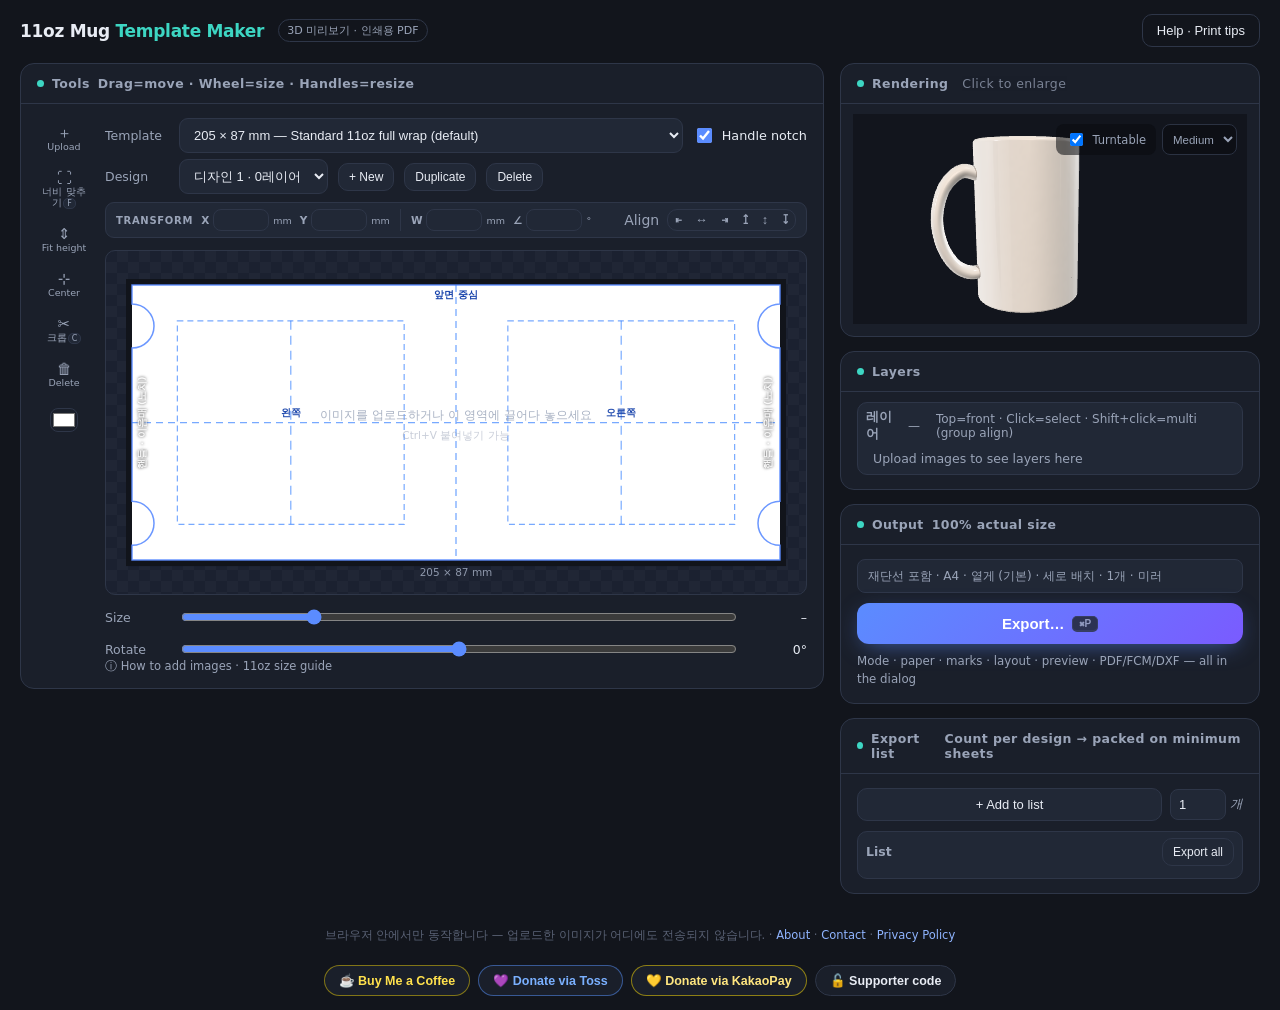
<file: index.html>
<!DOCTYPE html>
<html lang="ko">
<head>
<meta charset="UTF-8">
<meta name="viewport" content="width=device-width, initial-scale=1.0">
<title>11oz 머그컵 템플릿 메이커 — 3D 미리보기 · 인쇄용 PDF</title>
<link rel="stylesheet" href="styles.css?v=20261004l">
</head>
<body>

<header>
  <h1>11oz 머그컵 <span>템플릿 메이커</span></h1>
  <span class="badge">3D 미리보기 · 인쇄용 PDF</span>
  <span class="spacer"></span>
  <button class="btn ghost" id="helpBtn">사용법 · 인쇄 팁</button>
</header>

<main>
  <!-- WORK: big work canvas -->
  <section id="colWork" style="display:flex; flex-direction:column; gap:16px">
    <div class="card">
      <h2><span class="dot"></span>작업 <span class="sub">드래그=이동 · 휠=크기 · 핸들=리사이즈</span></h2>
      <div class="body ed-grid">
        <div class="toolrail" role="toolbar" aria-label="편집 도구">
          <button class="tool" id="fileBtn" title="이미지 업로드… (드래그&드롭 · Ctrl+V 가능)"><span class="ic">＋</span><span class="tl">업로드</span></button>
          <button class="tool" id="fitBtn" title="너비를 면에 꽉 차게 맞추기 (단축키 F)"><span class="ic">⛶</span><span class="tl">너비 맞추기<kbd>F</kbd></span></button>
          <button class="tool" id="hfitBtn" title="선택한 이미지의 높이를 랩(템플릿) 높이에 비율 유지 맞춤"><span class="ic">⇕</span><span class="tl">높이 맞추기</span></button>
          <button class="tool" id="centerBtn" title="가운데 정렬"><span class="ic">⊹</span><span class="tl">가운데</span></button>
          <button class="tool" id="cropBtn" title="선택 이미지를 사각형으로 자르기 (단축키 C)"><span class="ic">✂</span><span class="tl">크롭<kbd>C</kbd></span></button>
          <button class="tool" id="rmBtn" title="선택 이미지 삭제 (Delete)"><span class="ic">🗑</span><span class="tl">삭제</span></button>
          <button class="tool spacer-tool" tabindex="-1" aria-hidden="true"></button>
          <label class="tool bgtool" title="배경색"><input type="color" id="bgColor" value="#ffffff"></label>
          <input type="file" id="fileIn" accept="image/*" hidden>
        </div>
        <div class="ed-main">
        <div class="row" style="margin-top:0">
          <label class="lbl">템플릿</label>
          <select id="presetSel" style="flex:1">
            <option value="205x87">205 × 87 mm — 표준 11oz 풀랩 (기본)</option>
            <option value="216x89">216 × 89 mm — 8.5″ × 3.5″</option>
            <option value="229x89">229 × 89 mm — 9″ × 3.5″</option>
            <option value="197x89">197 × 89 mm — 7.75″ × 3.5″</option>
            <option value="custom">사용자 지정…</option>
          </select>
          <label class="check" title="실제 11oz 풀랩은 양쪽 짧은 가장자리에 핸들 반원 노치가 있습니다">
            <input type="checkbox" id="notchChk" checked> 핸들 노치
          </label>
        </div>
        <div class="row" id="customSizeRow" style="display:none">
          <label class="lbl">가로(mm)</label><input type="number" id="cwIn" min="60" max="260" step="0.5" value="205">
          <label class="lbl">세로(mm)</label><input type="number" id="chIn" min="40" max="120" step="0.5" value="87">
          <button class="btn small" id="applySize"> 적용</button>
        </div>
        <div class="row" style="margin-top:6px">
          <label class="lbl">디자인</label>
          <select id="designSel" title="독립된 디자인(시트) — 각각 별도의 레이어 스택"></select>
          <button class="btn small" id="dsgAdd" title="새 디자인 시트 추가">+ 새</button>
          <button class="btn small" id="dsgDup" title="현재 디자인 복제">복제</button>
          <button class="btn small" id="dsgDel" title="현재 디자인 삭제">삭제</button>
        </div>
        <div class="row ctrlbar">
          <span class="cb-lab">변형</span>
          <span class="numf"><label for="cxIn">X</label><input class="num" type="number" id="cxIn" step="0.5" title="선택 이미지 중심 X (mm)"><i>mm</i></span>
          <span class="numf"><label for="cyIn">Y</label><input class="num" type="number" id="cyIn" step="0.5" title="선택 이미지 중심 Y (mm)"><i>mm</i></span>
          <span class="cb-sep"></span>
          <span class="numf"><label for="wIn">W</label><input class="num" type="number" id="wIn" min="5" step="1" title="선택 이미지 폭 (mm)"><i>mm</i></span>
          <span class="numf"><label for="rotIn">∠</label><input class="num" type="number" id="rotIn" min="-180" max="180" step="1" title="회전 각도 (°)"><i>°</i></span>
          <span class="spacer" style="flex:1"></span>
          <span class="kv">정렬</span>
          <div class="seg" id="alignSeg" title="선택 레이어 정렬 — 1개=템플릿 기준, 여러 개=그룹 기준">
            <button data-a="l" title="왼쪽 맞춤">⇤</button>
            <button data-a="hc" title="가로 가운데">↔</button>
            <button data-a="r" title="오른쪽 맞춤">⇥</button>
            <button data-a="t" title="위쪽 맞춤">↥</button>
            <button data-a="vc" title="세로 가운데">↕</button>
            <button data-a="b" title="아래쪽 맞춤">↧</button>
          </div>
        </div>
        <div id="cropBar">
          <span>✂ 크롭 모드 — 사각형 안=이동, 모서리 핸들=크기 조절</span>
          <span class="spacer" style="flex:1"></span>
          <button class="btn small primary" id="cropApply">적용</button>
          <button class="btn small" id="cropCancel">취소</button>
        </div>
        <div id="editorWrap" style="margin-top:12px">
          <canvas id="editor"></canvas>
          <div id="dropOverlay">이미지를 놓아주세요</div>
        </div>
        <div class="row">
          <label class="lbl">크기</label>
          <input type="range" id="scaleR" min="10" max="400" value="100">
          <span class="val" id="scaleV">–</span>
        </div>
        <div class="row">
          <label class="lbl">회전</label>
          <input type="range" id="rotR" min="-180" max="180" value="0">
          <span class="val" id="rotV">0°</span>
        </div>
        <details class="mini"><summary>이미지 넣는 법 · 11oz 크기 참고</summary>
          <div class="hint">파일을 화면에 <b>끌어다 놓거나</b> <kbd>Ctrl+V</kbd>로 붙여넣을 수 있습니다.
          <b>11oz 기준</b> 높이 약 9.5cm · 지름 약 8.2cm (프린터/press에 따라 ±몇 mm 보정). 실측 재단 크기는 “사용자 지정”으로.</div>
        </details>
        </div>
      </div>
    </div>
  </section>

  <!-- RAIL: mini render (top-right) + layers + output -->
  <section id="colRail">
    <div class="card" id="renderCard">
      <h2><span class="dot"></span>렌더링<span class="sub">클릭해서 크게 보기</span></h2>
      <div class="body" style="padding:10px 12px 12px">
        <div id="stageHome">
          <div id="stage">
            <canvas id="mug3d"></canvas>
            <div class="stage-ctrl">
              <label><input type="checkbox" id="autoSpin" checked> 턴테이블</label>
              <select id="spinSpd" title="턴테이블 회전 속도">
                <option value="0.08">느리게</option>
                <option value="0.20" selected>보통</option>
                <option value="0.45">빠르게</option>
              </select>
            </div>
            <div class="stage-hint">🖱️ 드래그=회전(상하=시점 고도) · Shift/우클릭 드래그=이동 · Ctrl 드래그=기울임 · 휠=줌 · 더블클릭=리셋</div>
          </div>
        </div>
      </div>
    </div>

    <div class="card" id="layersCard">
      <h2><span class="dot"></span>레이어</h2>
      <div class="body" style="padding-top:10px">
        <div id="layerBox" style="margin-top:0">
          <div class="lyr-head"><b>레이어</b><span id="lyrCount"></span>
            <span class="spacer" style="flex:1"></span>
            <span>위=화면 위 · 클릭=선택 · Shift+클릭=복수(그룹 정렬)</span></div>
          <ul id="layerList"></ul>
        </div>
      </div>
    </div>

    <div class="card">
      <h2><span class="dot"></span>출력<span class="sub">100% 실제 크기</span></h2>
      <div class="body">
        <div class="out-sum" id="pdMini">재단선 포함 · A4 · 세로 배치 · 1개</div>
        <button class="btn primary full" id="printOpen" title="내보내기 다이얼로그 (Ctrl/⌘+P)">내보내기… <kbd>⌘P</kbd></button>
        <div class="hint" style="margin-top:8px">모드 · 용지 · 마크 · 배치 · 미리보기 · PDF/FCM/DXF — 전부 다이얼로그에서</div>
        <div id="adSlot" hidden></div>
      </div>
    </div>

    <div class="card">
      <h2><span class="dot"></span>내보내기 목록<span class="sub">디자인별 배치 개수 → 최소 용지로 한 번에</span></h2>
      <div class="body">
        <div class="save-row">
          <button class="btn full" id="draftSaveBtn" title="현재 작업을 목록에 추가">＋ 목록 추가</button>
          <span class="ncnt"><input id="draftSaveN" class="num" type="number" min="1" max="99" step="1" value="1" aria-label="배치 개수"><i>개</i></span>
        </div>
        <div id="draftBox">
          <div class="dhead"><span>목록 <span id="draftCount">(0)</span></span><span class="grow"></span>
            <button class="btn small" id="draftExportAll" disabled>전체 내보내기</button></div>
          <ul id="draftList"><li class="empty">아직 저장된 작업이 없습니다 — “임시 저장”을 누르면 여기에 쌓입니다.</li></ul>
        </div>

      </div>
    </div>
  </section>
</main>

<!-- render modal: big rendered view -->
<div id="renderModal">
  <div class="modal">
    <button class="btn small close" id="renderClose">닫기 ✕</button>
    <h3 style="margin-top:0">렌더링 미리보기</h3>
    <div id="renderSlot"></div>
  </div>
</div>

<div id="ctxMenu" hidden>
  <button data-act="back">뒤로 보내기</button>
  <button data-act="toback">맨 뒤로 보내기</button>
</div>

<!-- save panel (framed/sandboxed preview cannot auto-download) -->
<div id="savePanel">
  <div class="modal">
    <div class="pd-head"><h3>💾 저장 패널</h3><button class="btn small" id="spClose">닫기 ✕</button></div>
    <div id="spBody"></div>
  </div>
</div>

<!-- export dialog (single design or whole list) -->
<div id="printModal">
  <div class="modal print-dlg">
    <div class="pd-head">
      <h3>내보내기</h3>
      <span class="pd-sub">A4 전용 · 100% 실제 크기</span>
      <button class="btn small close" id="printClose">닫기 ✕</button>
    </div>
    <div class="pd-body">
      <div class="pd-opts">
        <div class="row" style="margin-top:0">
          <label class="lbl">범위</label>
          <div class="seg" id="scopeSeg">
            <button data-v="single" class="on">현재 디자인</button>
            <button data-v="list">목록 전체</button>
          </div>
          <span class="kv" id="scopeHint">한 장 내보내기</span>
        </div>

        <details class="acc" open>
          <summary>인쇄 내용<span class="acc-tag" id="sumContent">재단선 포함 · A4</span></summary>
          <div class="acc-body">
            <div class="row" style="margin-top:0">
              <label class="lbl">출력 모드</label>
              <div class="seg" id="modeSeg">
                <button data-v="cut" class="on">재단선 포함</button>
                <button data-v="mark">인식 마크만 (스캔앤컷)</button>
              </div>
            </div>

            <div class="row">
              <label class="lbl">용지</label>
              <span class="kv" id="paperFixed">A4 · 210 × 297 mm <b>(고정)</b></span>
            </div>

            <div id="cutOpts">
              <div class="row">
                <label class="lbl">재단선 색</label>
                <div class="seg" id="cutSeg">
                  <button data-v="faint">아주 옅게</button>
                  <button data-v="light" class="on">옅게 (기본)</button>
                  <button data-v="mid">보통</button>
                </div>
                <span class="kv" id="cutSpec">0.15pt · 페일 시안</span>
              </div>
            </div>

            <div id="markOpts" style="display:none">
              <details class="mini"><summary>마크·FCM 안내</summary>
                <div class="hint" id="markHint"></div>
              </details>
            </div>
          </div>
        </details>

        <details class="acc" open>
          <summary>배치<span class="acc-tag" id="sumLayout">자동 · 1개 · 미러</span></summary>
          <div class="acc-body">
            <div class="row" style="margin-top:0">
              <label class="lbl">배치</label>
              <div class="seg" id="orientSeg">
                <button data-v="auto" class="on">자동</button>
                <button data-v="v">세로</button>
                <button data-v="h">가로</button>
              </div>
            </div>

            <div class="row" id="copiesRow">
              <label class="lbl">개수</label>
              <select id="copiesSel" title="페이지에 배치할 개수 — 가로 최대 3 · 세로 최대 2">
                <option value="1" selected>1개</option>
                <option value="2">2개</option>
                <option value="3">3개</option>
              </select>
              <label class="check" title="서브리메이션 전사 인쇄는 좌우를 반전해서 인쇄합니다">
                <input type="checkbox" id="mirrorChk" checked> 좌우 반전(미러) 인쇄
              </label>
            </div>

            <div class="row" id="copyDesignRow" style="display:none" title="배치별로 다른 디자인을 지정할 수 있습니다">
              <label class="lbl">배치별 디자인</label>
              <span id="copyDesignSel" style="display:flex; gap:8px; flex-wrap:wrap; align-items:center"></span>
            </div>
          </div>
        </details>

        <div class="row" id="bmCutRow" style="display:none">
          <label class="lbl">컷 파일</label>
          <label class="cbrow"><input type="checkbox" id="bmCut"><span>SVG + FCM 컷 파일도 함께 저장 (개별 파일 · ZIP 없음)</span></label>
        </div>

      </div>
      <div class="pd-view">
        <div class="divider"></div>

        <canvas id="pagePrev" width="420" height="594"></canvas>
        <div class="prev-nav" id="prevNav" style="display:none">
          <button class="btn small" id="prevPgPrev" title="이전 쪽">◀</button>
          <span id="prevPgInfo">1 / 1</span>
          <button class="btn small" id="prevPgNext" title="다음 쪽">▶</button>
        </div>
        <div class="prev-cap" id="prevCap">미리보기</div>

        <div class="hint" style="margin-top:8px">
          인쇄는 꼭 <b>“실제 크기 / 100%”</b> (맞춤 인쇄 금지) · 미러 켜짐 = 전사용 · 화면 미리보기 = 실제 머그에 올린 모습
        </div>
      </div>
    </div>
    <div class="pd-foot">
        <div id="exportBar">
          <button class="btn primary" id="exportBtn">PDF 내보내기</button>
          <button class="btn" id="pdfFcmBtn" style="display:none"
            title="인쇄용 PDF(인식 마크 포함) + 브라더 컷 파일(FCM) + 실루엣 스튜디오 컷 벡터(DXF) — PDF는 100%로 인쇄, FCM은 Brother Canvas Workspace, DXF는 Silhouette Studio에서 불러오기">PDF · FCM · DXF 내보내기 (인쇄 + 컷)</button>
          <span class="grow"></span>
          <span class="kv" id="fitInfo"></span>
        </div>

    </div>
  </div>
</div>

<footer><span>브라우저 안에서만 동작합니다 — 업로드한 이미지가 어디에도 전송되지 않습니다. · <a href="about.html">소개</a> · <a href="contact.html">문의</a> · <a href="privacy.html">개인정보처리방침</a></span></footer>
<div id="supportRow" aria-label="후원 링크"></div>

<div id="toast"></div>

<div id="helpModal">
  <div class="modal">
    <button class="btn small close" id="helpClose">닫기 ✕</button>
    <h3>기본 사용 흐름</h3>
    <ul>
      <li>템플릿 크기 선택 (기본 <code>205 × 87 mm</code>, 인치 기원 템플릿도 선택 가능)</li>
      <li>이미지 업로드 → 2D 편집기에서 드래그/휠로 위치·크기·회전 지정 (3D 미리보기에 바로 반영) · 내보내기 시 <b>저장 패널</b>이 열립니다 · 일괄 내보내기는 <b>합본 PDF (A4)</b> · <b>앞면/뒷면 가이드</b>(파란 점선, 인쇄 안 됨) — 왼쪽·가운데·오른쪽 3곳 스냅(2.5mm 안으로 끌면 자동 스냅 + “왼쪽/앞면/오른쪽 정렬 ✓”), 뒷면·핸들=양쪽 가장자리(템플릿 노치/라벨 위치)</li>
      <li>3D 뷰: <b>드래그</b>=회전(상하=고도) · <b>Shift/우클릭 드래그</b>=화면 이동 · <b>Ctrl 드래그</b>=좌우 기울임 · <b>휠</b>=줌 · <b>더블클릭</b>=뷰 리셋 · <b>턴테이블</b>=자동 360° 회전(속도 선택 가능, 드래그해서 놓으면 관성 회전)</li>
      <li><b>내보내기 다이얼로그</b>(상단·우측 레일 버튼 또는 <kbd>Ctrl/⌘+P</kbd>) — <b>범위(현재 디자인/목록 전체)</b>·모드·마크·배치를 왼쪽에서, <b>미리보기</b>·PDF 내보내기(마크 모드 = PDF·FCM·DXF)를 오른쪽/하단에서 · 용지는 <b>A4 전용</b> · 100% 크기로 인쇄</li>
      <li><b>디자인·레이어</b>: 이미지는 레이어로 쌓입니다 — 목록에서 <b>순서 바꾸기(▲▼)·보이기/숨기기·삭제·선택</b>, 정렬 버튼 6개(좌/가운데/우·상/중앙/하)로 템플릿에 맞춤. <b>+새 디자인</b>으로 시트를 따로 만들고, 배치가 2개 이상이면 <b>배치별 디자인</b>으로 서로 다른 디자인을 한 페이지에 섞어 인쇄할 수 있습니다 (같은 것도 여러 개, 다른 것도 여러 개)</li>
      <li><b>작업창·렌더링·임시저장</b>: 오른쪽 <b>렌더링 창 클릭</b> = 모달에서 크게 보기 (더블클릭은 취소+뷰 리셋, ESC/바깥 클릭으로 닫기) · 레이어 <b>Shift+클릭</b>으로 복수 선택 후 정렬 → <b>그룹 기준</b> 정렬 · <b>크롭</b> 버튼으로 영역 잘라내기(적용/취소) · 레이어 <b>W</b> 버튼(기본 ON)으로 흰색을 투명 처리해 인쇄 불가 W 제거 · <b>임시 저장</b> 버튼으로 쌓아두고 <b>전체 내보내기</b> → 내보내기 창의 <b>범위=목록 전체</b>로 합본 PDF 한 번에 저장 (ZIP 없음 · 미리보기에서 쪽 확인)</li>
    </ul>

    <h3>인쇄 요령</h3>
    <ul>
      <li>스케일은 반드시 <b>100% (실제 크기)</b>. “맞춤/페이지에 맞게”는 크기가 어긋납니다.</li>
      <li><b>미러(좌우 반전) ON</b>: 서브리메이션 전사 인쇄용 — 전사지는 도면을 뒤집어 붙이므로 반전해서 인쇄해야 머그에 정방향으로 나옵니다. 이미지가 이미 반전된 파일이면 체크를 해제하세요.</li>
      <li>용지: 기본 <b>A4</b> (스캔앤컷 인터넷 A4 마크 템플릿과 동일 배치 · US Letter도 선택 가능) · 양면 아님 · 고품질 사진/서브리메이션 용지 권장</li>
      <li>템플릿 모양: 실제 11oz 풀랩처럼 <b>양쪽 짧은 가장자리에 핸들 노치(반원 컷아웃)</b>가 있습니다. 머그press용 평판이 필요하면 노치를 해제하세요.</li>
    </ul>

    <h3>모드 1 — 재단선 포함 (가위/재단기용)</h3>
    <ul>
      <li>템플릿 <b>외곽선(노치 포함)</b>을 따라 <b>0.15pt 페일 시안 절취선</b>이 인쇄됩니다(거의 보이지 않는 색).</li>
      <li><b>배치(중복 인쇄)</b>: 재단선 모드는 <b>가로 최대 3개 / 세로 최대 2개</b>까지 한 페이지에 배치됩니다.</li>
      <li>재단선 바깥의 안내문은 잘라내면 사라지는 여백용 텍스트입니다.</li>
      <li>종이 재단기(트리머)로 선을 따라 재단 → 전사 테이프로 머그에 고정.</li>
    </ul>

    <h3>모드 2 — 인식 마크만 인쇄 (절취선 없음)</h3>
    <ul>
      <li><b>브라더 스캔앤컷 DX (Print to Cut)</b>: 네 모서리 타깃(동심원+바) 마크 — 공식 <i>Brother ScanNCut Link</i> 매뉴얼 다이어그램에서 <b>이미지로 추출</b> 별도 레이어로 배치했습니다. 용지 <b>A4</b>
        CanvasWorkspace에서 <code>Artboard Size = A4</code> + <code>Show Registration Mark</code>를 켜고 재단 사각형(= 템플릿 크기)을 그려 FCM으로 전송하세요. 배치가 조금 다를 경우를 대비해 마크 위치 오차가 있으면 기기의 스캔(직접 컷) 기능을 쓰세요.</li>
      <li>이 모드에서는 <b>절취선을 인쇄하지 않습니다</b> — 대신 <b>PDF · FCM · DXF 내보내기</b>로 인쇄용 PDF(마크 포함)·브라더 네이티브 컷(.fcm)·실루엣 스튜디오용 컷 벡터(.dxf)를 함께 받으세요. PDF를 100%로 인쇄하고 FCM은 브라더 캔버스, DXF는 실루엣 스튜디오(무료 Basic도 DXF 임포트 가능)에 불러오면 페이지 좌표가 일치합니다 (mm 단위).</li>
      <li>이 모드의 배치는 <b>세로만</b> 가능하며 병렬 <b>최대 2개</b>까지 배치됩니다.</li>
      <li>선택한 개수가 인식 마크 영역과 겹치면 <b>자동으로 개수를 줄이고 안내</b>합니다 (가능한 크기에서는 2개 그대로).</li> 재단 경계는 인쇄된 디자인 가장자리(배경색 경계)를 보고 재단하거나, 컷 데이터의 사각형을 따릅니다. 배경을 흰색으로 두면 경계가 보이지 않니 배경색을 지정하는 편이 재단하기 쉽습니다.</li>
      <li>마크는 검정으로 또렷해야 인식됩니다. 광택/색이 있는 용지에는 인식이 어려울 수 있습니다.</li>
    </ul>

    <h3>튜닝 팁</h3>
    <ul>
      <li>머그/프린터마다 오차가 있으니, 첫 시안을 재단해서 실측 → “사용자 지정” 크기로 보정하세요.</li>
      <li>재단선 색은 “아주 옅게 → 옅게 → 보통” 중 출력 결과에 맞게 고르면 됩니다.</li>
    </ul>
  </div>
</div>

<script type="importmap">{"imports":{"three":"./vendor/three.module.js"}}</script>
  <!-- ===== script load order: vendor → data → app slices → i18n/effects → 3D ===== -->
  <!-- vendor/lib -->
  <script src="js/fcm-lib.js?v=20261004l"></script>
  <script src="js/pure.js?v=20261006g"></script>
  <script src="js/config.js?v=20261004l"></script>
  <!-- data/pipeline -->
  <script src="js/store.js?v=20261006g"></script>
  <script src="js/export.js?v=20261011a"></script>
  <!-- app slices (dependency order) -->
  <script src="js/design-core.js?v=20261006g"></script>
  <script src="js/stage3d.js?v=20261005c"></script>
  <script src="js/editor-canvas.js?v=20261005c"></script>
  <script src="js/editor-ops.js?v=20261011a"></script>
  <script src="js/editor-preview.js?v=20261010a"></script>
  <script src="js/support.js?v=20261010a"></script>
  <script src="js/app.js?v=20261005c"></script>
  <!-- i18n/effects -->
  <script src="js/i18n.js?v=20261011b"></script>
  <!-- 3D stage -->
  <script src="js/mv-boot.js?v=20261006f"></script>
</body>
</html>
</file>
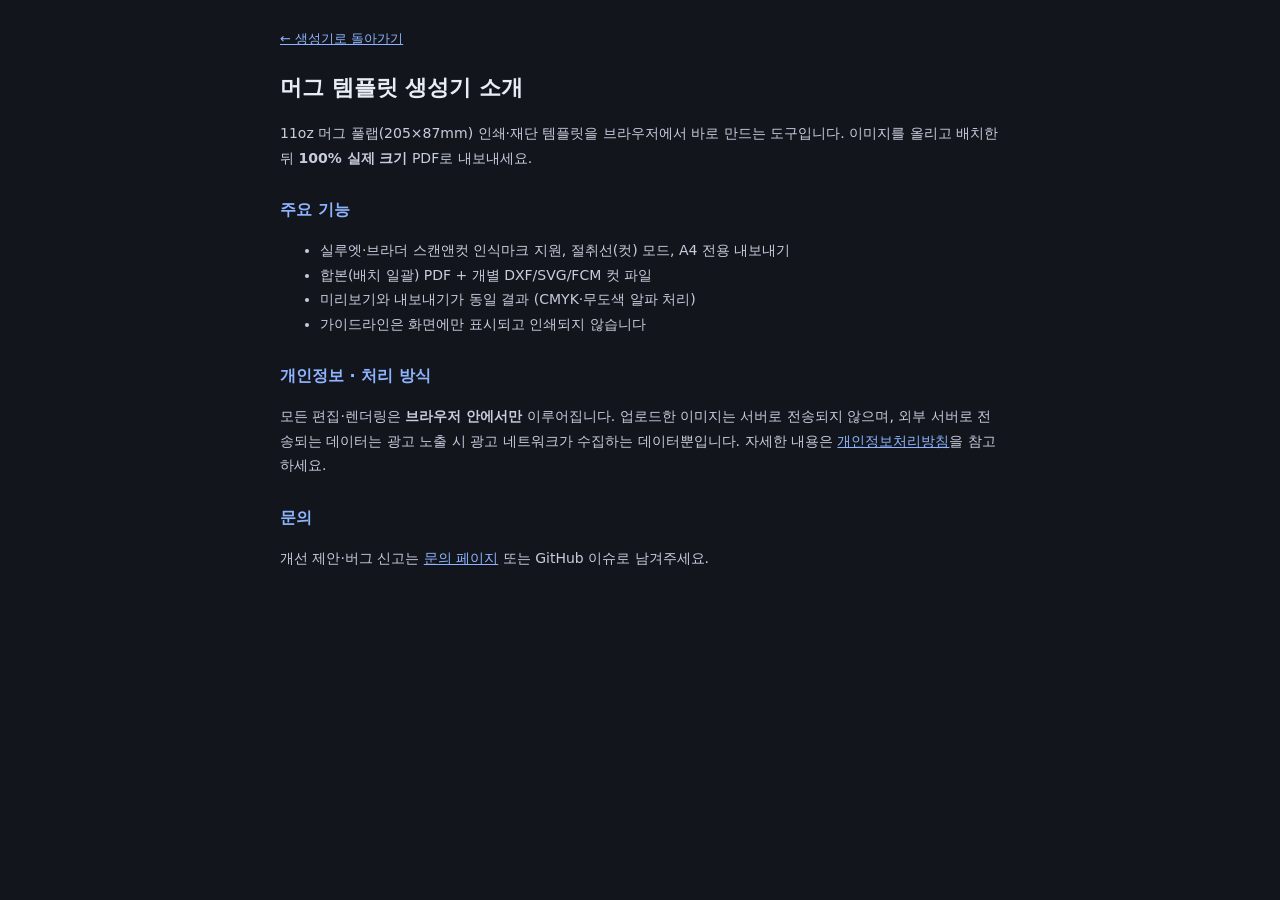
<file: about.html>
<!DOCTYPE html>
<html lang="ko">
<head>
<meta charset="UTF-8">
<meta name="viewport" content="width=device-width, initial-scale=1">
<title>소개 — 머그 템플릿 생성기</title>
<link rel="stylesheet" href="styles.css?v=20261004l">
<style>article.page{max-width:760px;margin:0 auto;padding:26px 20px 60px;line-height:1.75}
article.page h1{font-size:22px;margin:0 0 14px}
article.page h2{font-size:16px;margin:26px 0 6px;color:#8fb4ff}
article.page p,article.page li{color:#c7cddc;font-size:14px}
article.page a{color:#8fb4ff}
.back{display:inline-block;margin-bottom:18px;font-size:13px}</style>
</head>
<body>
<article class="page">
<a class="back" href="index.html">← 생성기로 돌아가기</a>
<h1>머그 템플릿 생성기 소개</h1>
<p>11oz 머그 풀랩(205×87mm) 인쇄·재단 템플릿을 브라우저에서 바로 만드는 도구입니다. 이미지를 올리고 배치한 뒤 <b>100% 실제 크기</b> PDF로 내보내세요.</p>
<h2>주요 기능</h2>
<ul>
<li>실루엣·브라더 스캔앤컷 인식마크 지원, 절취선(컷) 모드, A4 전용 내보내기</li>
<li>합본(배치 일괄) PDF + 개별 DXF/SVG/FCM 컷 파일</li>
<li>미리보기와 내보내기가 동일 결과 (CMYK·무도색 알파 처리)</li>
<li>가이드라인은 화면에만 표시되고 인쇄되지 않습니다</li>
</ul>
<h2>개인정보 · 처리 방식</h2>
<p>모든 편집·렌더링은 <b>브라우저 안에서만</b> 이루어집니다. 업로드한 이미지는 서버로 전송되지 않으며, 외부 서버로 전송되는 데이터는 광고 노출 시 광고 네트워크가 수집하는 데이터뿐입니다. 자세한 내용은 <a href="privacy.html">개인정보처리방침</a>을 참고하세요.</p>
<h2>문의</h2>
<p>개선 제안·버그 신고는 <a href="contact.html">문의 페이지</a> 또는 GitHub 이슈로 남겨주세요.</p>
</article>
</body>
</html>
</file>
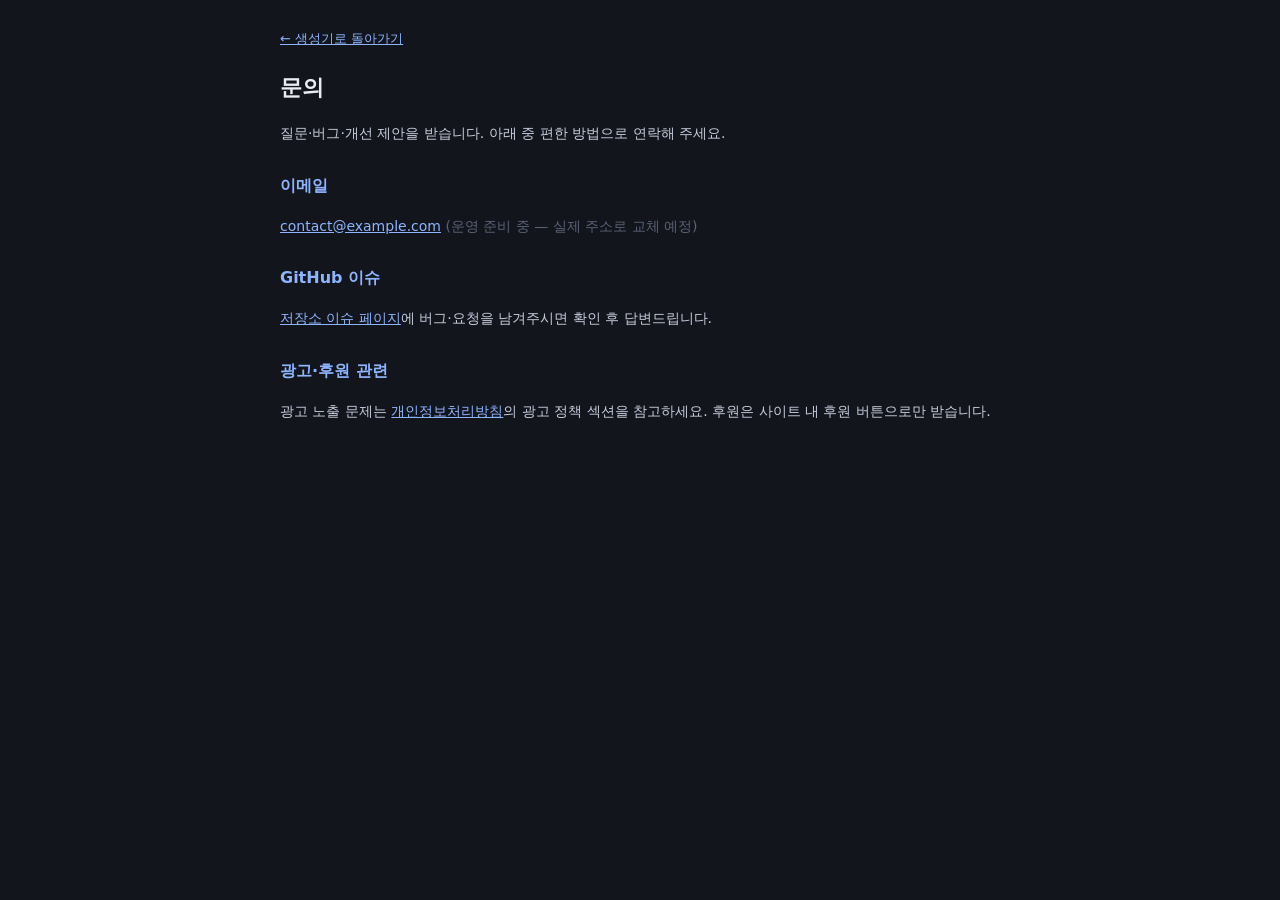
<file: contact.html>
<!DOCTYPE html>
<html lang="ko">
<head>
<meta charset="UTF-8">
<meta name="viewport" content="width=device-width, initial-scale=1">
<title>문의 — 머그 템플릿 생성기</title>
<link rel="stylesheet" href="styles.css?v=20261004l">
<style>article.page{max-width:760px;margin:0 auto;padding:26px 20px 60px;line-height:1.75}
article.page h1{font-size:22px;margin:0 0 14px}
article.page h2{font-size:16px;margin:26px 0 6px;color:#8fb4ff}
article.page p,article.page li{color:#c7cddc;font-size:14px}
article.page a{color:#8fb4ff}
.back{display:inline-block;margin-bottom:18px;font-size:13px}</style>
</head>
<body>
<article class="page">
<a class="back" href="index.html">← 생성기로 돌아가기</a>
<h1>문의</h1>
<p>질문·버그·개선 제안을 받습니다. 아래 중 편한 방법으로 연락해 주세요.</p>
<h2>이메일</h2>
<p><a href="mailto:contact@example.com">contact@example.com</a> <span style="color:#596174">(운영 준비 중 — 실제 주소로 교체 예정)</span></p>
<h2>GitHub 이슈</h2>
<p><a href="https://github.com/GiyeopKim1993/mug_template_generator/issues" target="_blank" rel="noopener">저장소 이슈 페이지</a>에 버그·요청을 남겨주시면 확인 후 답변드립니다.</p>
<h2>광고·후원 관련</h2>
<p>광고 노출 문제는 <a href="privacy.html">개인정보처리방침</a>의 광고 정책 섹션을 참고하세요. 후원은 사이트 내 후원 버튼으로만 받습니다.</p>
</article>
</body>
</html>
</file>
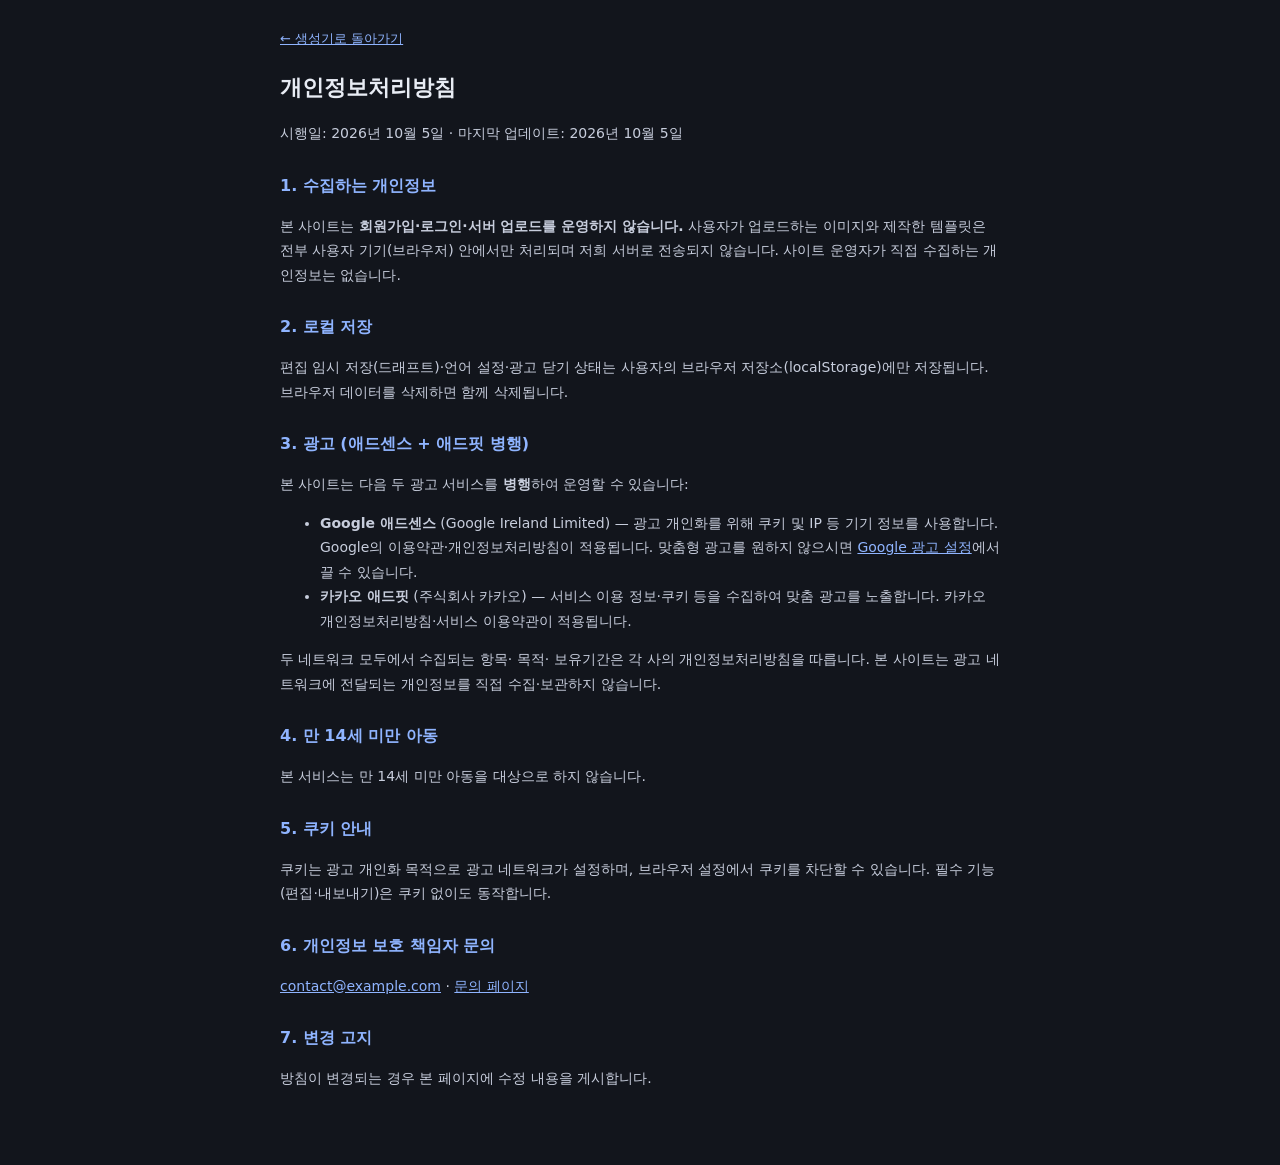
<file: privacy.html>
<!DOCTYPE html>
<html lang="ko">
<head>
<meta charset="UTF-8">
<meta name="viewport" content="width=device-width, initial-scale=1">
<title>개인정보처리방침 — 머그 템플릿 생성기</title>
<link rel="stylesheet" href="styles.css?v=20261004l">
<style>article.page{max-width:760px;margin:0 auto;padding:26px 20px 60px;line-height:1.75}
article.page h1{font-size:22px;margin:0 0 14px}
article.page h2{font-size:16px;margin:26px 0 6px;color:#8fb4ff}
article.page p,article.page li{color:#c7cddc;font-size:14px}
article.page a{color:#8fb4ff}
.back{display:inline-block;margin-bottom:18px;font-size:13px}</style>
</head>
<body>
<article class="page">
<a class="back" href="index.html">← 생성기로 돌아가기</a>
<h1>개인정보처리방침</h1>
<p>시행일: 2026년 10월 5일 · 마지막 업데이트: 2026년 10월 5일</p>

<h2>1. 수집하는 개인정보</h2>
<p>본 사이트는 <b>회원가입·로그인·서버 업로드를 운영하지 않습니다.</b> 사용자가 업로드하는 이미지와 제작한 템플릿은 전부 사용자 기기(브라우저) 안에서만 처리되며 저희 서버로 전송되지 않습니다. 사이트 운영자가 직접 수집하는 개인정보는 없습니다.</p>

<h2>2. 로컬 저장</h2>
<p>편집 임시 저장(드래프트)·언어 설정·광고 닫기 상태는 사용자의 브라우저 저장소(localStorage)에만 저장됩니다. 브라우저 데이터를 삭제하면 함께 삭제됩니다.</p>

<h2>3. 광고 (애드센스 + 애드핏 병행)</h2>
<p>본 사이트는 다음 두 광고 서비스를 <b>병행</b>하여 운영할 수 있습니다:</p>
<ul>
<li><b>Google 애드센스</b> (Google Ireland Limited) — 광고 개인화를 위해 쿠키 및 IP 등 기기 정보를 사용합니다. Google의 이용약관·개인정보처리방침이 적용됩니다. 맞춤형 광고를 원하지 않으시면 <a href="https://adssettings.google.com" target="_blank" rel="noopener">Google 광고 설정</a>에서 끌 수 있습니다.</li>
<li><b>카카오 애드핏</b> (주식회사 카카오) — 서비스 이용 정보·쿠키 등을 수집하여 맞춤 광고를 노출합니다. 카카오 개인정보처리방침·서비스 이용약관이 적용됩니다.</li>
</ul>
<p>두 네트워크 모두에서 수집되는 항목· 목적· 보유기간은 각 사의 개인정보처리방침을 따릅니다. 본 사이트는 광고 네트워크에 전달되는 개인정보를 직접 수집·보관하지 않습니다.</p>

<h2>4. 만 14세 미만 아동</h2>
<p>본 서비스는 만 14세 미만 아동을 대상으로 하지 않습니다.</p>

<h2>5. 쿠키 안내</h2>
<p>쿠키는 광고 개인화 목적으로 광고 네트워크가 설정하며, 브라우저 설정에서 쿠키를 차단할 수 있습니다. 필수 기능(편집·내보내기)은 쿠키 없이도 동작합니다.</p>

<h2>6. 개인정보 보호 책임자 문의</h2>
<p><a href="mailto:contact@example.com">contact@example.com</a> · <a href="contact.html">문의 페이지</a></p>

<h2>7. 변경 고지</h2>
<p>방침이 변경되는 경우 본 페이지에 수정 내용을 게시합니다.</p>
</article>
</body>
</html>
</file>
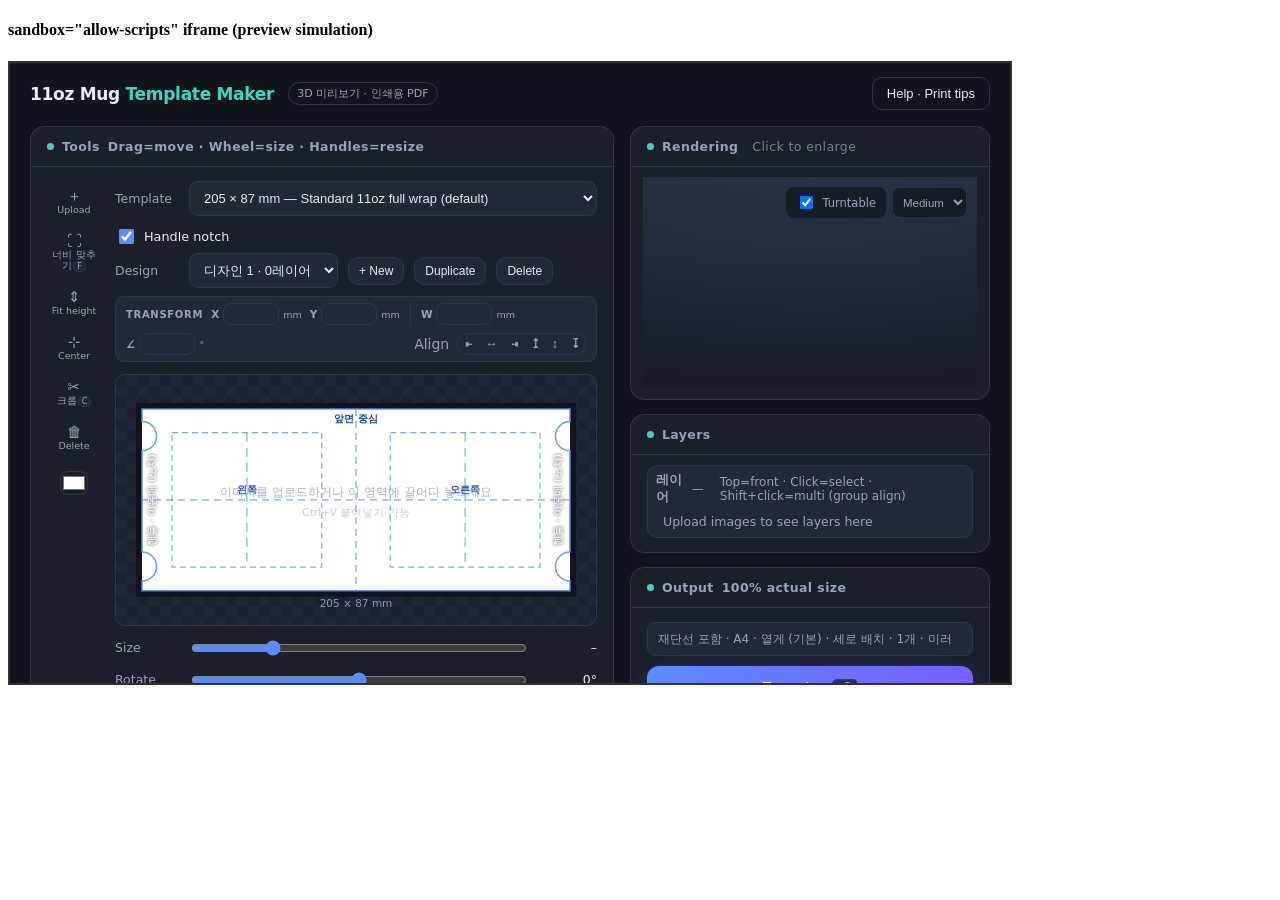
<file: test/sim-host.html>
<!doctype html><meta charset="utf-8"><title>preview sim</title>
<style>iframe{width:1000px;height:620px;border:2px solid #333}</style>
<h4>sandbox="allow-scripts" iframe (preview simulation)</h4>
<iframe sandbox="allow-scripts" src="/index.html" id="pv"></iframe>
</file>
<file: styles.css>
:root{
    --bg:#12151c; --panel:#1a1f2a; --panel2:#212836; --line:#2e3648;
    --txt:#e8ecf4; --sub:#9aa4b8; --acc:#5b8cff; --acc2:#3dd6c3;
    --warn:#ffb454; --err:#ff6b7a; --ok:#4ade80;
    --radius:14px;
  }
  *{box-sizing:border-box; -webkit-tap-highlight-color:transparent}
  html,body{margin:0; padding:0; background:var(--bg); color:var(--txt);
    font-family:system-ui,-apple-system,"Apple SD Gothic Neo","Malgun Gothic","Noto Sans KR",sans-serif; font-size:14px;}
  header{display:flex; align-items:center; gap:14px; padding:14px 20px 6px;}
  header h1{font-size:17px; margin:0; font-weight:700; letter-spacing:-.3px}
  header h1 span{color:var(--acc2); font-weight:600}
  header .badge{font-size:11px; color:var(--sub); border:1px solid var(--line); padding:3px 8px; border-radius:99px}
  header .spacer{flex:1}
  .btn{appearance:none; border:1px solid var(--line); background:var(--panel2); color:var(--txt);
    padding:8px 14px; border-radius:10px; font-size:13px; cursor:pointer; transition:.15s; font-weight:500}
  .btn:hover{border-color:var(--acc); color:#fff}
  .btn.primary{background:linear-gradient(135deg,var(--acc),#7a5bff); border:none; color:#fff; font-weight:700;
    padding:12px 22px; font-size:15px; border-radius:12px; box-shadow:0 6px 24px -8px rgba(91,140,255,.7)}
  .btn.primary:hover{filter:brightness(1.1)}
  .btn.primary:disabled{opacity:.45; cursor:not-allowed; box-shadow:none}
  .btn.small{padding:6px 10px; font-size:12px}
  .btn.ghost{background:transparent}

  main{display:grid; gap:16px; padding:10px 20px 28px; max-width:1720px; margin:0 auto;
    grid-template-columns:minmax(0,1fr) 420px;
    grid-template-areas:"work rail"; align-items:start}
  #colWork{grid-area:work} #colRail{grid-area:rail}
  #colRail{display:flex; flex-direction:column; gap:14px}
  @media (max-width:1279px){
    main{grid-template-columns:minmax(0,1fr) 360px}
  }
  @media (max-width:980px){
    main{grid-template-columns:1fr; grid-template-areas:"work" "rail"}
  }
  .card{background:var(--panel); border:1px solid var(--line); border-radius:var(--radius); overflow:hidden}
  .card h2{font-size:12.5px; margin:0; padding:12px 16px; color:var(--sub); font-weight:600;
    border-bottom:1px solid var(--line); display:flex; align-items:center; gap:8px; letter-spacing:.4px}
  .card h2 .dot{width:7px;height:7px;border-radius:50%;background:var(--acc2)}
  .card .body{padding:14px 16px}

  /* 3D */
  #stage{position:relative; background:
     radial-gradient(1200px 500px at 50% -10%, #2a3347 0%, transparent 60%),
     linear-gradient(#171c26,#12151c);
     min-height:190px; height:210px}
  #renderSlot #stage{min-height:400px; height:min(66vh,560px)}
  #stageHome:empty::after{content:'모달을 여세요'}
  #mug3d{width:100%; height:100%; display:block; touch-action:none; cursor:grab}
  #mug3d:active{cursor:grabbing}
  .stage-hint{position:absolute; left:12px; bottom:10px; font-size:11.5px; color:var(--sub);
    background:rgba(10,12,16,.55); backdrop-filter:blur(6px); padding:6px 10px; border-radius:8px; pointer-events:none}
  .stage-ctrl{position:absolute; right:10px; top:10px; display:flex; gap:6px}
  .stage-ctrl label{display:flex; align-items:center; gap:6px; font-size:11.5px; color:var(--sub);
    background:rgba(10,12,16,.55); padding:6px 10px; border-radius:8px; cursor:pointer}
  .stage-ctrl select{font-size:11.5px; color:var(--sub); background:rgba(10,12,16,.55);
    border:1px solid #2b3242; border-radius:8px; padding:6px 6px; cursor:pointer; outline:none}

  /* editor */
  #editorWrap{position:relative; background:
    repeating-conic-gradient(#202635 0% 25%, #1b2130 0% 50%) 0 0/22px 22px;
    border-radius:10px; border:1px solid var(--line); overflow:hidden}
  #editor{width:100%; display:block; touch-action:none}
  #dropOverlay{position:absolute; inset:0; display:none; align-items:center; justify-content:center;
    background:rgba(91,140,255,.12); border:2px dashed var(--acc); border-radius:10px; font-weight:700; color:#cfe0ff; pointer-events:none}
  #editorWrap.dragover #dropOverlay{display:flex}
  .row{display:flex; gap:10px; align-items:center; margin-top:12px; flex-wrap:wrap}
  .row label.lbl{font-size:12.5px; color:var(--sub); min-width:64px}
  /* design/layer panel */
  #layerBox{margin-top:10px; border:1px solid var(--line); border-radius:10px;
    background:var(--panel2); padding:6px 8px 4px}
  #layerBox .lyr-head{display:flex; align-items:center; gap:8px; font-size:12px; color:var(--sub); margin-bottom:4px}
  #layerBox .lyr-head b{color:var(--text); font-size:12.5px}
  #layerList{list-style:none; margin:0; padding:0; max-height:120px; overflow:auto}
  #layerList li{display:flex; align-items:center; gap:6px; padding:3px 6px; border-radius:7px;
    font-size:12.5px; color:var(--text); cursor:pointer; border:1px solid transparent}
  #layerList li:hover{background:rgba(255,255,255,0.04)}
  #layerList li.on{background:rgba(91,140,255,0.16); border-color:rgba(91,140,255,0.55)}
  #layerList li.hidden-layer .lyr-name{opacity:.4; text-decoration:line-through}
  #layerList .lyr-name{flex:1; overflow:hidden; text-overflow:ellipsis; white-space:nowrap}
  #layerList .lbtn{background:none; border:none; color:var(--sub); cursor:pointer;
    font-size:12.5px; padding:1px 5px; border-radius:5px; line-height:1.3}
  #layerList .lbtn:hover{background:rgba(255,255,255,0.10); color:var(--text)}
  #layerList .eye{width:22px; text-align:center}
  #alignSeg{flex:0 0 auto; flex-wrap:wrap}
  #alignSeg button{padding:3px 7px; font-size:12.5px}
  #copyDesignRow .cdsel{max-width:130px}
  /* output panel: collapsible groups */
  .acc{border:1px solid var(--line); border-radius:10px; background:var(--panel2); margin-top:10px}
  .acc>summary{cursor:pointer; padding:9px 12px; font-size:12.5px; color:var(--sub);
    font-weight:600; display:flex; align-items:center; gap:8px; list-style:none; user-select:none}
  .acc>summary::-webkit-details-marker{display:none}
  .acc>summary::before{content:'▸'; font-size:10px; color:var(--sub); transition:transform .15s}
  .acc[open]>summary::before{content:'▾'}
  .acc>summary:hover{color:var(--txt)}
  .acc-tag{margin-left:auto; font-weight:500; color:var(--txt); background:var(--panel);
    border:1px solid var(--line); padding:1px 9px; border-radius:999px; font-size:11.5px; white-space:nowrap}
  .acc-body{padding:2px 12px 12px; display:flex; flex-direction:column; gap:6px}
  .acc-body .hint{margin-top:4px}
  details.mini>summary{cursor:pointer; font-size:11.5px; color:var(--sub); list-style:none; user-select:none}
  details.mini>summary::-webkit-details-marker{display:none}
  details.mini>summary::before{content:'ⓘ '}
  details.mini>summary:hover{color:var(--txt)}
  #exportBar #fitInfo{margin-left:auto}
  /* render mini card */
  #renderCard h2 .sub{font-weight:400; opacity:.75; margin-left:6px}
  #renderCard .stage-hint{display:none}          /* long hint only in modal */
  /* layer multi-select (group align) */
  #layerList li.sel{box-shadow:inset 0 0 0 1.5px rgba(91,140,255,.75)}
    /* drafts (임시 저장 목록) */
  #draftBox{margin-top:10px; border:1px solid var(--line); border-radius:10px; background:var(--panel2); padding:6px 8px}
  #draftBox .dhead{display:flex; align-items:center; gap:8px; font-size:12.5px; color:var(--sub); font-weight:600}
  #draftBox .dhead .grow{flex:1}
  #draftList{list-style:none; margin:6px 0 0; padding:0; max-height:150px; overflow:auto; display:flex; flex-direction:column; gap:5px}
  #draftList li{display:flex; align-items:center; gap:7px; background:var(--panel); border:1px solid var(--line);
    border-radius:8px; padding:4px 7px; font-size:12px; color:var(--txt)}
  #draftList li img{width:34px; height:24px; object-fit:cover; border-radius:4px; background:#fff; flex:none}
  #draftList .empty{color:var(--sub); font-size:11.8px; padding:4px 2px; border:none; background:none}
  /* crop bar */
  #cropBar{display:none; align-items:center; gap:8px; margin-top:8px; font-size:12.5px; color:var(--sub)}
  #cropBar.show{display:flex}
  /* render modal extras */
  #renderModal .modal{max-width:min(86vw,1020px); text-align:center}
  #renderModal #stage{margin:0 auto; border-radius:12px; overflow:hidden}
  input[type=range]{flex:1; min-width:110px; accent-color:var(--acc)}
  .val{font-variant-numeric:tabular-nums; font-size:12.5px; color:var(--txt); min-width:58px; text-align:right}
  input[type=number]{width:74px; background:var(--panel2); border:1px solid var(--line); color:var(--txt);
    padding:7px 8px; border-radius:8px; font-size:13px}
  input[type=color]{width:42px; height:32px; border:1px solid var(--line); background:var(--panel2);
    border-radius:8px; padding:2px; cursor:pointer}
  select{background:var(--panel2); border:1px solid var(--line); color:var(--txt); padding:8px 10px;
    border-radius:9px; font-size:13px; cursor:pointer}
  .seg{display:inline-flex; background:var(--panel2); border:1px solid var(--line); border-radius:10px; overflow:hidden}
  .seg button{appearance:none; border:none; background:transparent; color:var(--sub); padding:8px 13px;
    font-size:12.5px; cursor:pointer; font-weight:600}
  .seg button.on{background:var(--acc); color:#fff}
  .seg button:disabled{opacity:.35; cursor:not-allowed}
  .hint{font-size:11.8px; color:var(--sub); line-height:1.55; margin-top:8px}
  .hint b{color:var(--txt)}
  .divider{height:1px; background:var(--line); margin:14px -16px}
  .inline{display:flex; align-items:center; gap:8px}
  .check{display:flex; align-items:center; gap:7px; font-size:12.8px; color:var(--txt); cursor:pointer; user-select:none}
  .check input{accent-color:var(--acc); width:15px; height:15px}

  /* page preview */
  #pagePrev{width:100%; max-width:300px; display:block; margin:0 auto; border-radius:6px;
    box-shadow:0 8px 30px -12px #000; background:#fff}
  .prev-cap{text-align:center; font-size:11.5px; color:var(--sub); margin-top:8px}

  #exportBar{display:flex; gap:12px; align-items:center; margin-top:14px; flex-wrap:wrap}
  #exportBar .grow{flex:1}

  #toast{position:fixed; left:50%; bottom:26px; transform:translateX(-50%) translateY(80px);
    background:#0c0f15; border:1px solid var(--line); color:var(--txt); padding:11px 18px; border-radius:12px;
    font-size:13.5px; opacity:0; transition:.35s; z-index:60; pointer-events:none; box-shadow:0 12px 40px -10px #000}
  #toast.show{transform:translateX(-50%) translateY(0); opacity:1}
  #toast.err{border-color:var(--err); color:#ffd7dc}
  #toast.ok{border-color:var(--ok)}

  /* modal */
  #savePanel{position:fixed; inset:0; z-index:90; background:rgba(5,7,10,.82); backdrop-filter:blur(4px);
  display:none; align-items:center; justify-content:center}
#savePanel.open{display:flex}
#savePanel .modal{width:min(94vw,760px); max-height:94vh; overflow:auto; text-align:left}
#savePanel h3{margin:0 0 4px; text-align:center}
#savePanel .sp-name{font-weight:700; font-size:13.5px; word-break:break-all; margin:6px 0 2px}
#savePanel .sp-sub{font-size:12px; color:var(--sub)}
#savePanel iframe{width:100%; height:min(38vh,340px); border:1px solid #2a3140; border-radius:8px;
  background:#fff; margin-top:8px}
#savePanel .sp-hint{font-size:12.5px; line-height:1.6; color:var(--sub);
  background:#141926; border:1px solid #242c3d; border-radius:8px; padding:8px 10px; margin-top:8px}
#savePanel .sp-hint b{color:#dfe6f3}
#savePanel .sp-btns{display:flex; gap:8px; flex-wrap:wrap; margin-top:8px}
#savePanel .sp-drag{display:block; text-align:center; padding:8px 10px; border-radius:8px; margin-top:8px;
  border:1px dashed #3d4a63; color:#8fb4ff; font-size:12.5px; font-weight:600; text-decoration:none;
  background:#10141d; width:100%}
#savePanel .sp-url{width:100%; margin-top:8px; font-size:11.5px; padding:7px 9px; border-radius:6px;
  border:1px solid #2a3140; background:#0e1219; color:#9fb2d0}
#renderModal{position:fixed; inset:0; background:rgba(5,7,10,.78); backdrop-filter:blur(4px);
    display:none; align-items:center; justify-content:center; z-index:60; padding:20px}
  #renderModal.open{display:flex}
  /* ---- print settings dialog (Illustrator-style) ---- */
  #printModal{position:fixed; inset:0; background:rgba(5,7,10,.78); backdrop-filter:blur(4px);
    display:none; align-items:center; justify-content:center; z-index:70; padding:18px}
  #printModal.open{display:flex}
  #printModal .print-dlg{width:min(1140px,95vw); max-height:92vh; display:flex; flex-direction:column;
    padding:0; overflow:hidden; text-align:left}
  .pd-head{display:flex; align-items:baseline; gap:12px; padding:14px 18px 12px; border-bottom:1px solid var(--line)}
  .pd-head h3{margin:0; font-size:15px; color:var(--acc2)}
  .pd-sub{font-size:12px; color:var(--sub)}
  .pd-head .close{margin-left:auto; align-self:center}
  .pd-body{display:grid; grid-template-columns:minmax(0,1.25fr) minmax(300px,.9fr); gap:18px;
    padding:16px 18px; overflow:auto; flex:1; min-height:0}
  .pd-view{border-left:1px solid var(--line); padding-left:18px; display:flex; flex-direction:column; gap:8px}
  .pd-foot{border-top:1px solid var(--line); padding:12px 18px; background:var(--panel2)}
  .pd-foot #exportBar{display:flex; gap:10px; align-items:center}
  .out-sum{font-size:12px; color:var(--sub); background:var(--panel2); border:1px solid var(--line);
    border-radius:8px; padding:7px 10px; margin-bottom:10px; line-height:1.5}
  .btn.wide, .btn.full{width:100%; justify-content:center; display:inline-flex; align-items:center; gap:8px}
  kbd{font-family:inherit; font-size:10.5px; background:var(--panel3, #141922); border:1px solid var(--line);
    border-bottom-width:2px; border-radius:5px; padding:0 5px; color:var(--sub)}
  .btn kbd{font-size:10px; opacity:.85}
  /* ---- Illustrator-like tool rail + control bar ---- */
  .ed-grid{display:grid; grid-template-columns:54px minmax(0,1fr); gap:14px; align-items:start}
  .toolrail{display:flex; flex-direction:column; gap:4px; width:54px}
  .tool{display:flex; flex-direction:column; align-items:center; gap:1px; padding:7px 2px 5px;
    background:transparent; border:1px solid transparent; border-radius:9px; cursor:pointer;
    color:var(--sub); font-size:9.5px; line-height:1.15; font-family:inherit}
  .tool:hover{background:var(--panel2); border-color:var(--line); color:var(--fg)}
  .tool .ic{font-size:15px; line-height:1}
  .tool kbd{font-size:8px; padding:0 3px; border-bottom-width:1px; margin-left:1px}
  .tool.spacer-tool{flex:0; height:6px; padding:0; border:none; background:none}
  .bgtool{cursor:pointer; padding:5px 2px}
  .bgtool input{width:28px; height:24px; padding:0; border:1px solid var(--line); background:none; cursor:pointer}
  .ctrlbar{align-items:center; gap:8px; background:var(--panel2); border:1px solid var(--line);
    border-radius:9px; padding:6px 10px; margin-top:8px !important; flex-wrap:wrap}
  .cb-lab{font-size:10px; letter-spacing:.07em; color:var(--sub); text-transform:uppercase; font-weight:700}
  .numf{display:inline-flex; align-items:center; gap:4px; font-size:10.5px; color:var(--sub)}
  .numf label{color:var(--sub); font-weight:700; font-size:10.5px}
  .numf .num{width:56px; padding:3px 6px; font-size:12px; font-variant-numeric:tabular-nums}
  .numf .num::-webkit-outer-spin-button,.numf .num::-webkit-inner-spin-button{-webkit-appearance:none; margin:0}
  .numf .num{-moz-appearance:textfield; appearance:textfield}
  .numf i{font-style:normal; font-size:9.5px; color:var(--sub)}
  .cb-sep{width:1px; align-self:stretch; background:var(--line); margin:0 2px}
  @media (max-width:980px){
    #layersCard{order:-1}          /* narrow: layer panel ABOVE the render card */
    .ed-grid{grid-template-columns:minmax(0,1fr)}
    .toolrail{flex-direction:row; width:100%; flex-wrap:wrap}
    .tool{flex:1 1 auto}
    .tool.spacer-tool{display:none}
    .pd-body{grid-template-columns:1fr}
    .pd-view{border-left:0; border-top:1px solid var(--line); padding:14px 0 0}
  }
  #helpModal{position:fixed; inset:0; background:rgba(5,7,10,.72); backdrop-filter:blur(4px);
    display:none; align-items:center; justify-content:center; z-index:50; padding:20px}
  #helpModal.open{display:flex}
  .modal{background:var(--panel); border:1px solid var(--line); border-radius:16px; max-width:760px;
    max-height:86vh; overflow:auto; padding:22px 26px; line-height:1.65; font-size:13.5px}
  .modal h3{margin:18px 0 6px; font-size:14.5px; color:var(--acc2)}
  .modal h3:first-child{margin-top:0}
  .modal ul{margin:4px 0; padding-left:20px}
  .modal li{margin:3px 0}
  .modal .close{position:sticky; top:0; float:right; margin:-6px -6px 0 0}
  .modal code{background:var(--panel2); padding:1px 6px; border-radius:5px; font-size:12.5px}
  kbd{background:var(--panel2); border:1px solid var(--line); border-bottom-width:2px; border-radius:5px;
    padding:1px 6px; font-size:11.5px}
  .kv{color:var(--sub)}
  footer{text-align:center; color:#596174; font-size:11.5px; padding:6px 0 22px}

  /* ---- small-viewport safety (R4c) ---- */
  @media (max-width:700px){
    header{flex-wrap:wrap; gap:8px; padding:10px 12px 4px}
    header .spacer{flex:1 1 100%; height:0}
    main{padding:8px 10px 24px; gap:12px}
    .card h2{padding:10px 12px}
    .row{gap:8px}
    .row label.lbl{min-width:0}
    .seg{flex-wrap:wrap}
    .btn{padding:7px 11px; font-size:12.5px}
    .btn.primary{padding:10px 16px; font-size:14px}
    footer{flex-wrap:wrap; gap:8px !important; padding:10px 12px !important}
    .modal{padding:16px 14px; max-height:92vh}
    #colRail .card .row .numf input.num{min-width:64px}
  }
  /* never let flex rows force horizontal page scroll */
  .seg,.numf,.cbrow{max-width:100%}

  /* ---- unified export list (R5) ---- */
  .save-row{display:flex; gap:8px; align-items:center; margin-top:0}
  .save-row .full{flex:1}
  .ncnt{display:inline-flex; align-items:center; gap:4px; color:var(--sub); font-size:12.5px}
  .ncnt .num{width:56px}
  #draftList .ncount{width:52px; padding:2px 4px; font-size:12.5px}
  #draftList li{gap:6px}
  #draftList .cnt-wrap{display:inline-flex; align-items:center; gap:3px; color:var(--sub); font-size:11.5px; flex:0 0 auto}
  /* batch modal cut-file row */
  .cbrow{display:inline-flex; align-items:center; gap:8px; font-size:13px; color:var(--txt); cursor:pointer}
  .cbrow input{accent-color:var(--acc)}
  /* ad slot (inline banner — policy-safe, no popup) */
  #adSlot{position:relative; margin-top:10px; border:1px dashed rgba(255,180,84,.55); border-radius:10px;
    background:linear-gradient(180deg, rgba(255,180,84,.10), rgba(255,180,84,.04));
    padding:10px 30px 10px 12px; font-size:12.5px; color:#ffd9a6; line-height:1.5}
  #adSlot .ad-x{position:absolute; top:4px; right:6px; background:none; border:none; color:rgba(255,220,170,.75);
    font-size:13px; cursor:pointer; padding:2px 6px}
  #adSlot .ad-x:hover{color:#fff}
  #adSlot ins{display:block}
  /* donation buttons row */
  #supportRow{display:flex; gap:8px; flex-wrap:wrap; justify-content:center; padding:0 16px 14px; background:var(--bg)}
  #supportRow a,#supportRow button{display:inline-flex; align-items:center; gap:6px; text-decoration:none;
    border:1px solid var(--line); background:var(--panel); color:var(--txt); border-radius:999px;
    padding:7px 14px; font-size:12.5px; font-weight:600; cursor:pointer; transition:.15s}
  #supportRow a:hover,#supportRow button:hover{border-color:var(--acc); transform:translateY(-1px)}
  #supportRow .s-bmc{border-color:rgba(255,221,0,.45); color:#ffe14d}
  #supportRow .s-toss{border-color:rgba(86,148,255,.5); color:#7ab0ff}
  #supportRow .s-kakao{border-color:rgba(255,223,0,.5); color:#ffe680}
  @media (max-width:700px){ #supportRow{padding:0 10px 12px} #supportRow a,#supportRow button{font-size:12px; padding:6px 11px} }

  /* ---- export dialog: preview nav + scope row ---- */
  .prev-nav{display:flex; align-items:center; justify-content:center; gap:10px; margin-top:8px}
  .prev-nav span{font-size:12.5px; color:var(--sub); min-width:56px; text-align:center}
  #scopeSeg button:disabled{opacity:.45; cursor:not-allowed}

  /* block interactions while the imposed preview is recomputing (state races) */
  #printModal.busy .pd-body{opacity:.55; pointer-events:none; user-select:none}
  #printModal.busy #exportBar button{pointer-events:none}

/* ---- context menu (z-order actions) ---- */
#ctxMenu{position:fixed; z-index:70; min-width:170px; background:var(--panel2);
  border:1px solid var(--line); border-radius:10px; padding:5px; box-shadow:0 10px 30px rgba(0,0,0,.45)}
#ctxMenu[hidden]{display:none}
#ctxMenu button{display:block; width:100%; text-align:left; background:none; border:none;
  color:var(--text); font:inherit; font-size:13px; padding:8px 11px; border-radius:7px; cursor:pointer}
#ctxMenu button:hover{background:rgba(91,140,255,.18)}
#ctxMenu button:disabled{opacity:.35; cursor:not-allowed; background:none}

footer a{color:#8fb4ff; text-decoration:none} footer a:hover{text-decoration:underline}

/* photoreal mockup card (#10) */
#photoCard .ph-head{display:flex; align-items:baseline; gap:8px; margin-bottom:8px}
#photoCard .ph-head b{font-size:13px}
#photoCard .ph-head .sub{font-size:11px; color:var(--sub)}
#photoHome{position:relative; border-radius:10px; overflow:hidden; background:#000}
#mockup{display:block; width:100%}
</file>
